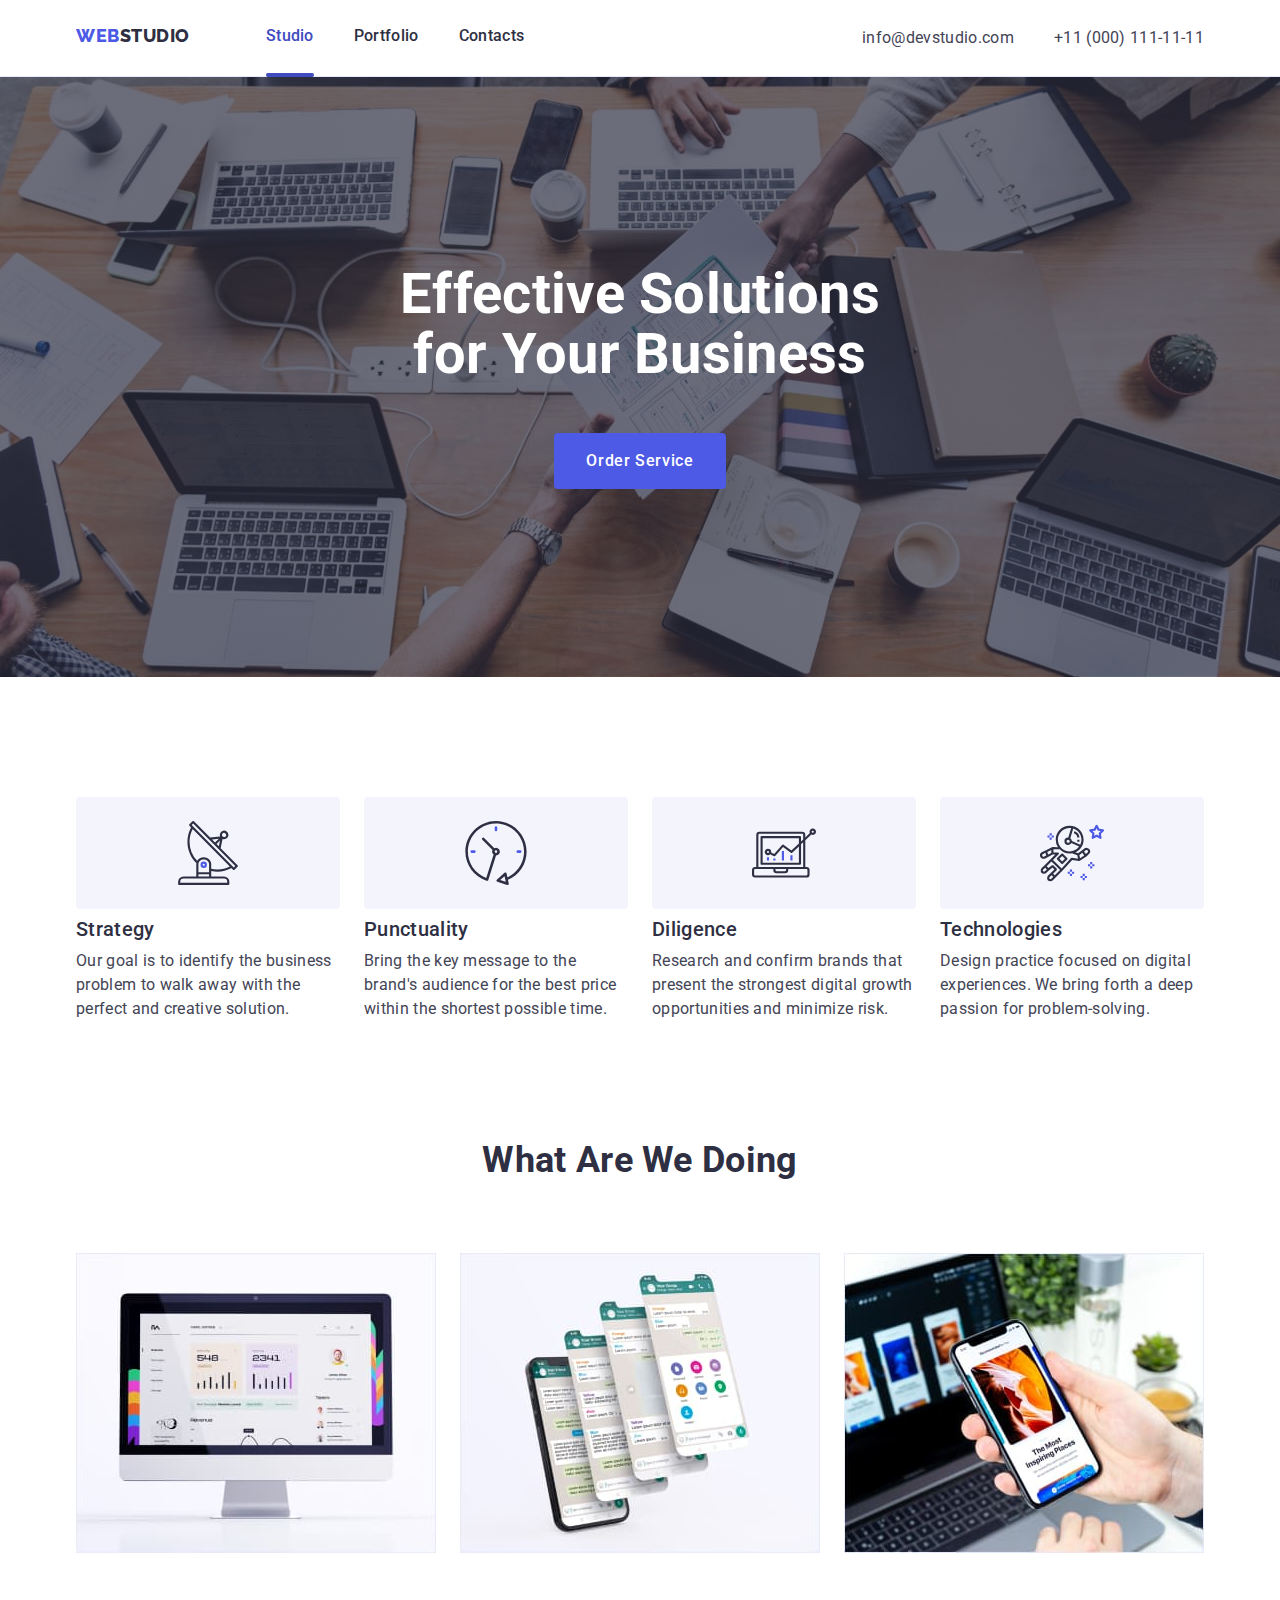
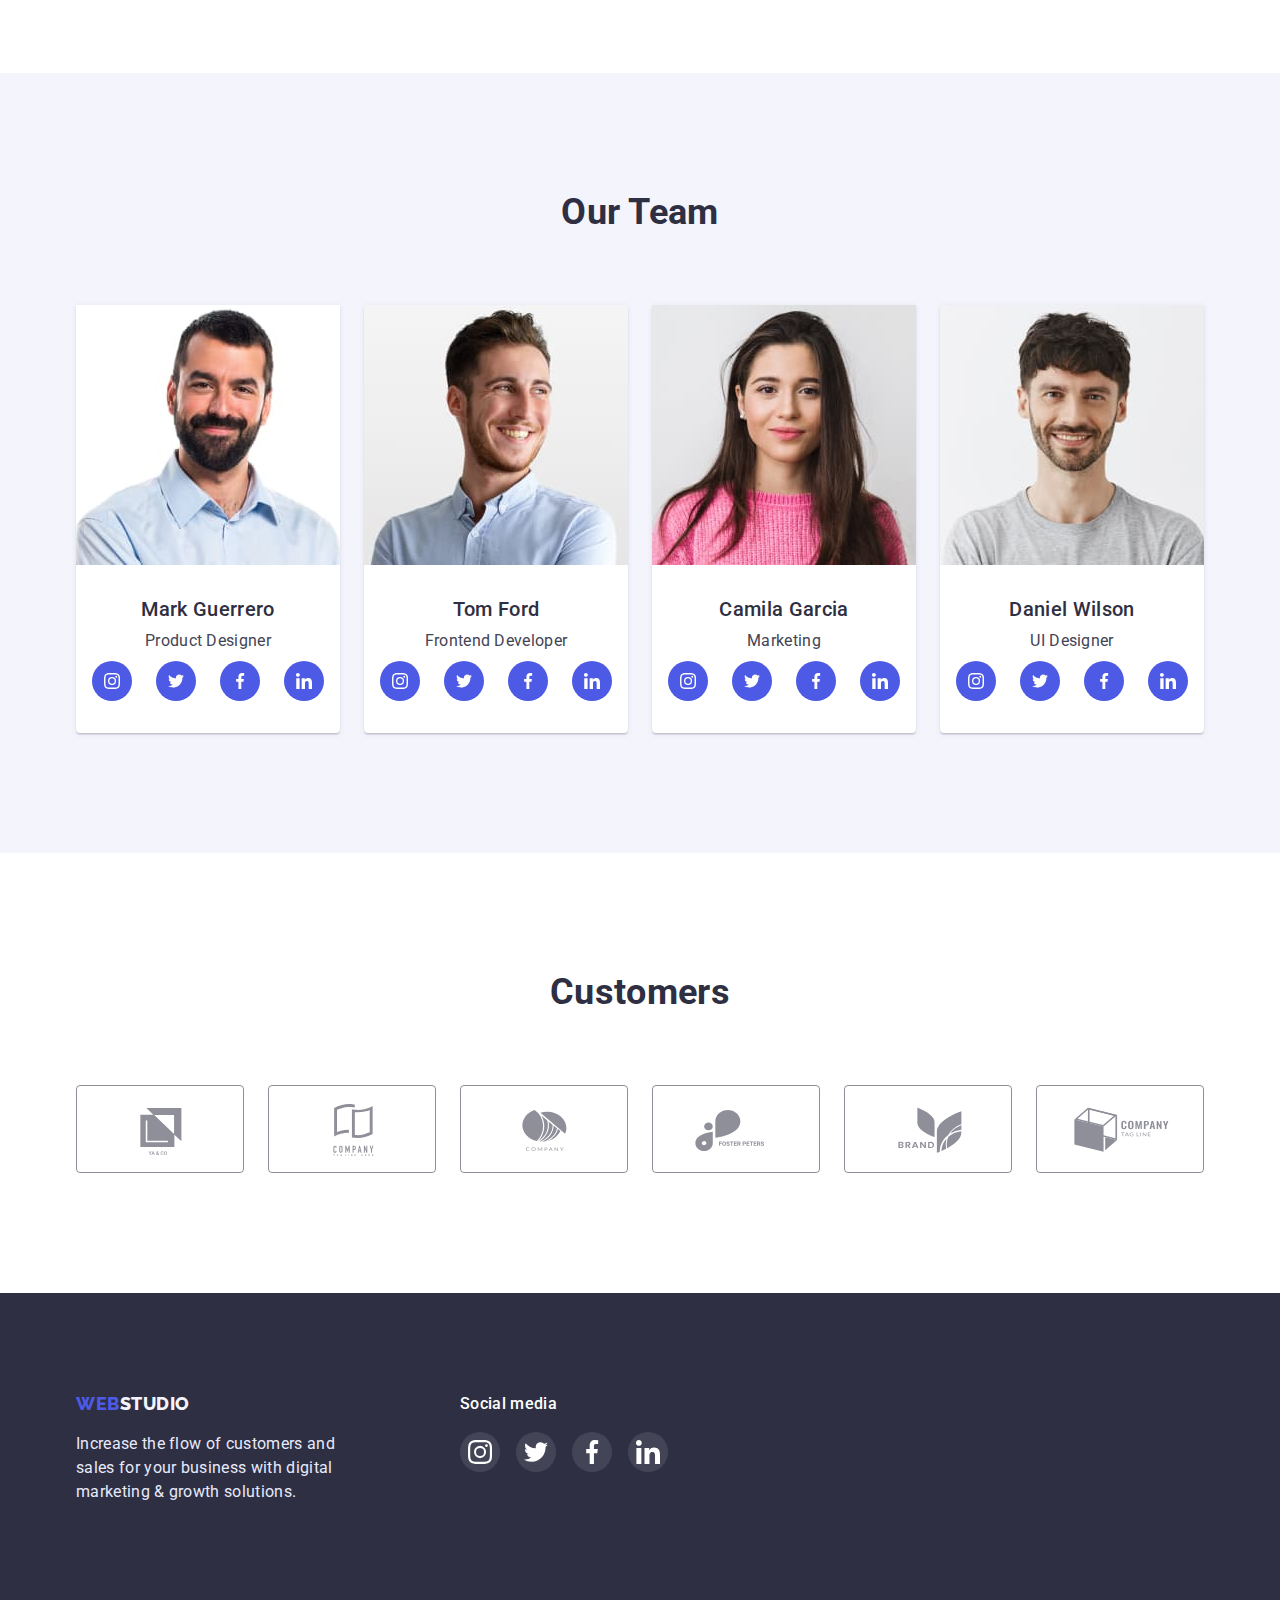
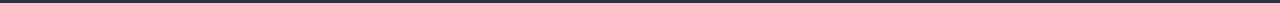
<file: index.html>
<!DOCTYPE html>
<html lang="en">
  <head>
    <meta charset="UTF-8" />
    <meta http-equiv="X-UA-Compatible" content="IE=edge" />
    <meta name="viewport" content="width=device-width, initial-scale=1.0" />
    <title>WebStudio</title>
    <link href="https://fonts.googleapis.com" rel="preconnect" />
    <link href="https://fonts.gstatic.com" rel="preconnect" crossorigin />
    <link
      href="https://fonts.googleapis.com/css2?family=Raleway:wght@800&family=Roboto:wght@400;500;700;900&display=swap"
      rel="stylesheet"
    />
    <link
      href="https://cdn.jsdelivr.net/npm/modern-normalize@1.1.0/modern-normalize.min.css"
      rel="stylesheet"
    />
    <link href="./css/styles.css" rel="stylesheet" />
  </head>
  <body>
    <header class="header">
      <div class="header-conteiter conteiter">
        <a class="logo head" href="./index.html">
          WEB<span class="logo-dark">STUDIO</span>
        </a>
        <nav class="header-nav">
          <ul class="site-nav">
            <li class="site-nav-links">
              <a class="site-nav-link current" href="./index.html">Studio</a>
            </li>
            <li class="site-nav-links">
              <a class="site-nav-link" href="./portfolio.html">Portfolio</a>
            </li>
            <li class="site-nav-links">
              <a class="site-nav-link" href="">Contacts</a>
            </li>
          </ul>
        </nav>
        <address>
          <ul class="contacts">
            <li>
              <a class="contact-link" href="mailto:info@devstudio.com"
                >info@devstudio.com</a
              >
            </li>
            <li>
              <a class="contact-link" href="tel:+11000)1111111"
                >+11 (000) 111-11-11</a
              >
            </li>
          </ul>
        </address>
      </div>
    </header>
    <main>
      <section class="hero">
        <div class="conteiter">
          <h1 class="hero-title">Effective Solutions for Your Business</h1>
          <button class="button-hero" data-modal-open type="button">
            Order Service
          </button>
        </div>
      </section>
      <section class="feature section">
        <div class="conteiter">
          <h2 class="visually-hidden">our advantages</h2>
          <ul class="features-list">
            <li class="feature-item">
              <div class="features-icons">
                <svg class="icon-feature" width="64" height="64">
                  <use href="./images/icons.svg#antenna"></use>
                </svg>
              </div>
              <h3 class="feature-title">Strategy</h3>
              <p class="feature-text">
                Our goal is to identify the business problem to walk away with
                the perfect and creative solution.
              </p>
            </li>
            <li class="feature-item">
              <div class="features-icons">
                <svg class="icon-feature" width="64" height="64">
                  <use href="./images/icons.svg#clock"></use>
                </svg>
              </div>
              <h3 class="feature-title">Punctuality</h3>
              <p class="feature-text">
                Bring the key message to the brand's audience for the best price
                within the shortest possible time.
              </p>
            </li>
            <li class="feature-item">
              <div class="features-icons">
                <svg class="icon-feature" width="64" height="64">
                  <use href="./images/icons.svg#diagram "></use>
                </svg>
              </div>
              <h3 class="feature-title">Diligence</h3>
              <p class="feature-text">
                Research and confirm brands that present the strongest digital
                growth opportunities and minimize risk.
              </p>
            </li>
            <li class="feature-item">
              <div class="features-icons">
                <svg class="icon-feature" width="64" height="64">
                  <use href="./images/icons.svg#astronaut "></use>
                </svg>
              </div>
              <h3 class="feature-title">Technologies</h3>
              <p class="feature-text">
                Design practice focused on digital experiences. We bring forth a
                deep passion for problem-solving.
              </p>
            </li>
          </ul>
        </div>
      </section>
      <section class="work section">
        <div class="conteiter">
          <h2 class="work-title">What are we doing</h2>
          <ul class="work-list">
            <li>
              <img class="work-img"
                src="./images/example1.jpg"
                alt="examples of work"
                width="360"
                height="300"
              />
            </li>
            <li>
              <img class="work-img"
                src="./images/example2.jpg"
                alt="examples of work"
                width="360"
                height="300"
              />
            </li>
            <li>
              <img class="work-img"
                src="./images/example3.jpg"
                alt="examples of work"
                width="360"
                height="300"
              />
            </li>
          </ul>
        </div>
      </section>
      <section class="team section">
        <div class="conteiter">
          <h2 class="team-title">Our Team</h2>
          <ul class="team-list">
            <li class="team-member">
              <img
                src="./images/team.jpg"
                alt="foto Mark Guerrero"
                width="264"
                height="260"
              />
              <div class="txt-content">
                <h3 class="team-member-title">Mark Guerrero</h3>
                <p class="team-text">Product Designer</p>
                <ul class="social-icons">
                  <li class="social-item">
                    <a
                      class="social-link"
                      href=""
                      aria-label="instagram"
                      target="_blank"
                      rel="noreferrer noopener"
                    >
                      <svg class="social-icon">
                        <use href="./images/icons.svg#instagram1"></use>
                      </svg>
                    </a>
                  </li>
                  <li class="social-item">
                    <a
                      class="social-link"
                      href=""
                      aria-label="twitter"
                      target="_blank"
                      rel="noreferrer noopener"
                    >
                      <svg class="social-icon">
                        <use href="./images/icons.svg#twitter1"></use>
                      </svg>
                    </a>
                  </li>
                  <li class="social-item">
                    <a
                      class="social-link"
                      href=""
                      aria-label="facebook1"
                      target="_blank"
                      rel="noreferrer noopener"
                    >
                      <svg class="social-icon">
                        <use href="./images/icons.svg#facebook1"></use>
                      </svg>
                    </a>
                  </li>
                  <li class="social-item">
                    <a
                      class="social-link"
                      href=""
                      aria-label="linkedin"
                      target="_blank"
                      rel="noreferrer noopener"
                    >
                      <svg class="social-icon">
                        <use href="./images/icons.svg#linkedin1"></use>
                      </svg>
                    </a>
                  </li>
                </ul>
              </div>
            </li>
            <li class="team-member">
              <img
                src="./images/team1.jpg"
                alt="foto Tom Ford"
                width="264"
                height="260"
              />
              <div class="txt-content">
                <h3 class="team-member-title">Tom Ford</h3>
                <p class="team-text">Frontend Developer</p>
                <ul class="social-icons">
                  <li class="social-item">
                    <a
                      class="social-link"
                      href=""
                      aria-label="instagram"
                      target="_blank"
                      rel="noreferrer noopener"
                    >
                      <svg class="social-icon">
                        <use href="./images/icons.svg#instagram1"></use>
                      </svg>
                    </a>
                  </li>
                  <li class="social-item">
                    <a class="social-link" href="" aria-label="twitter">
                      <svg class="social-icon">
                        <use href="./images/icons.svg#twitter1"></use>
                      </svg>
                    </a>
                  </li>
                  <li class="social-item">
                    <a
                      class="social-link"
                      href=""
                      aria-label="facebook1"
                      target="_blank"
                      rel="noreferrer noopener"
                    >
                      <svg class="social-icon">
                        <use href="./images/icons.svg#facebook1"></use>
                      </svg>
                    </a>
                  </li>
                  <li class="social-item">
                    <a
                      class="social-link"
                      href=""
                      aria-label="linkedin"
                      target="_blank"
                      rel="noreferrer noopener"
                    >
                      <svg class="social-icon">
                        <use href="./images/icons.svg#linkedin1"></use>
                      </svg>
                    </a>
                  </li>
                </ul>
              </div>
            </li>
            <li class="team-member">
              <img
                src="./images/team2.jpg"
                alt="foto Camila Garcia"
                width="264"
                height="260"
              />
              <div class="txt-content">
                <h3 class="team-member-title">Camila Garcia</h3>
                <p class="team-text">Marketing</p>
                <ul class="social-icons">
                  <li class="social-item">
                    <a
                      class="social-link"
                      href=""
                      aria-label="instagram"
                      target="_blank"
                      rel="noreferrer noopener"
                    >
                      <svg class="social-icon">
                        <use href="./images/icons.svg#instagram1"></use>
                      </svg>
                    </a>
                  </li>
                  <li class="social-item">
                    <a
                      class="social-link"
                      href=""
                      aria-label="facebook1"
                      target="_blank"
                      rel="noreferrer noopener"
                    >
                      <svg class="social-icon">
                        <use href="./images/icons.svg#twitter1"></use>
                      </svg>
                    </a>
                  </li>
                  <li class="social-item">
                    <a
                      class="social-link"
                      href=""
                      aria-label="facebook1"
                      target="_blank"
                      rel="noreferrer noopener"
                    >
                      <svg class="social-icon">
                        <use href="./images/icons.svg#facebook1"></use>
                      </svg>
                    </a>
                  </li>
                  <li class="social-item">
                    <a
                      class="social-link"
                      href=""
                      aria-label="linkedin"
                      target="_blank"
                      rel="noreferrer noopener"
                    >
                      <svg class="social-icon">
                        <use href="./images/icons.svg#linkedin1"></use>
                      </svg>
                    </a>
                  </li>
                </ul>
              </div>
            </li>
            <li class="team-member">
              <img
                src="./images/team3.jpg"
                alt="foto Daniel Wilson"
                width="264"
                height="260"
              />
              <div class="txt-content">
                <h3 class="team-member-title">Daniel Wilson</h3>
                <p class="team-text">UI Designer</p>
                <ul class="social-icons">
                  <li class="social-item">
                    <a
                      class="social-link"
                      href=""
                      aria-label="instagram"
                      target="_blank"
                      rel="noreferrer noopener"
                    >
                      <svg class="social-icon">
                        <use href="./images/icons.svg#instagram1"></use>
                      </svg>
                    </a>
                  </li>
                  <li class="social-item">
                    <a
                      class="social-link"
                      href=""
                      aria-label="facebook1"
                      target="_blank"
                      rel="noreferrer noopener"
                    >
                      <svg class="social-icon">
                        <use href="./images/icons.svg#twitter1"></use>
                      </svg>
                    </a>
                  </li>
                  <li class="social-item">
                    <a
                      class="social-link"
                      href=""
                      aria-label="facebook1"
                      target="_blank"
                      rel="noreferrer noopener"
                    >
                      <svg class="social-icon">
                        <use href="./images/icons.svg#facebook1"></use>
                      </svg>
                    </a>
                  </li>
                  <li class="social-item">
                    <a
                      class="social-link"
                      href=""
                      aria-label="linkedin"
                      target="_blank"
                      rel="noreferrer noopener"
                    >
                      <svg class="social-icon">
                        <use href="./images/icons.svg#linkedin1"></use>
                      </svg>
                    </a>
                  </li>
                </ul>
              </div>
            </li>
          </ul>
        </div>
      </section>
      <section class="customers section">
        <div class="conteiter">
          <h2 class="customers-title">Customers</h2>
          <ul class="customers-list">
            <li class="customer">
              <a class="customer-link" href="">
                <svg class="customer-logo">
                  <use href="./images/icons.svg#logo"></use>
                </svg>
              </a>
            </li>
            <li class="customer">
              <a class="customer-link" href="">
                <svg class="customer-logo">
                  <use href="./images/icons.svg#logo1"></use>
                </svg>
              </a>
            </li>
            <li class="customer">
              <a class="customer-link" href="">
                <svg class="customer-logo">
                  <use href="./images/icons.svg#logo2"></use>
                </svg>
              </a>
            </li>
            <li class="customer">
              <a class="customer-link" href="">
                <svg class="customer-logo">
                  <use href="./images/icons.svg#logo3"></use>
                </svg>
              </a>
            </li>
            <li class="customer">
              <a class="customer-link" href="">
                <svg class="customer-logo">
                  <use href="./images/icons.svg#logo4"></use>
                </svg>
              </a>
            </li>
            <li class="customer">
              <a class="customer-link" href="">
                <svg class="customer-logo">
                  <use href="./images/icons.svg#logo5"></use>
                </svg>
              </a>
            </li>
          </ul>
        </div>
      </section>
    </main>
    <footer class="footer">
      <div class="conteiter">
        <div>
          <a class="logo foot" href="./index.html">
            WEB<span class="logo-light">STUDIO</span>
          </a>
          <p class="footer-text">
            Increase the flow of customers and sales for your business with
            digital marketing & growth solutions.
          </p>
        </div>
        <div class="social-invite">
          <h3 class="social-txt">Social media</h3>
          <ul class="social-icons-footer">
            <li class="social-item-footer">
              <a
                class="social-link-footer"
                href=""
                aria-label="instagram"
                target="_blank"
                rel="noreferrer noopener"
              >
                <svg class="social-icon-footer">
                  <use href="./images/icons.svg#instagram1"></use>
                </svg>
              </a>
            </li>
            <li class="social-item-footer">
              <a
                class="social-link-footer"
                href=""
                aria-label="twitter"
                target="_blank"
                rel="noreferrer noopener"
              >
                <svg class="social-icon-footer">
                  <use href="./images/icons.svg#twitter1"></use>
                </svg>
              </a>
            </li>
            <li class="social-item-footer">
              <a
                class="social-link-footer"
                href=""
                aria-label="facebook"
                target="_blank"
                rel="noreferrer noopener"
              >
                <svg class="social-icon-footer">
                  <use href="./images/icons.svg#facebook1"></use>
                </svg>
              </a>
            </li>
            <li class="social-item-footer">
              <a
                class="social-link-footer"
                href=""
                aria-label="linkedin"
                target="_blank"
                rel="noreferrer noopener"
              >
                <svg class="social-icon-footer">
                  <use href="./images/icons.svg#linkedin1"></use>
                </svg>
              </a>
            </li>
          </ul>
        </div>
      </div>
    </footer>
    <div class="backdrop is-hidden" data-modal>
      <div class="modal">
        <div class="modal-close" data-modal-close>
          <svg class="icon-close">
            <use href="./images/icons.svg#close"></use>
          </svg>
        </div>
      </div>
    </div>
    <script src="./js/modal.js"></script>
  </body>
</html>
</file>
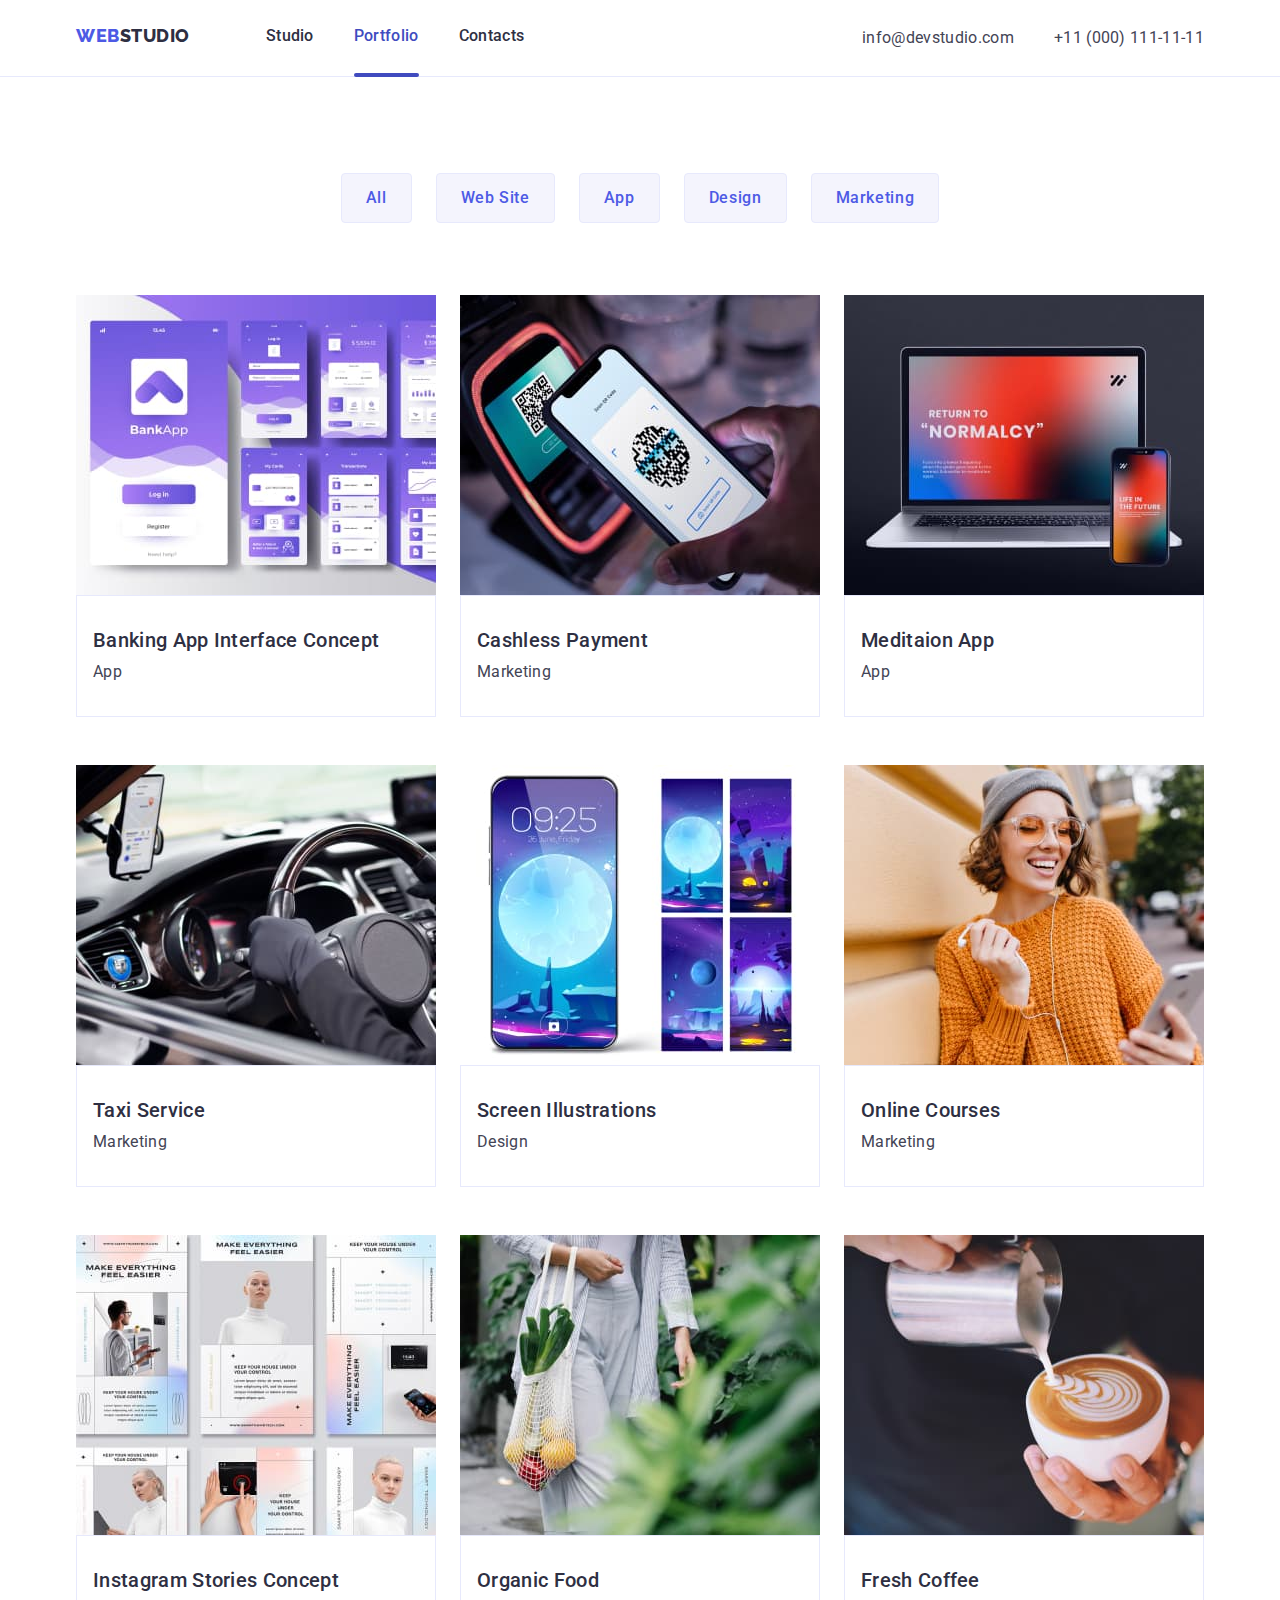
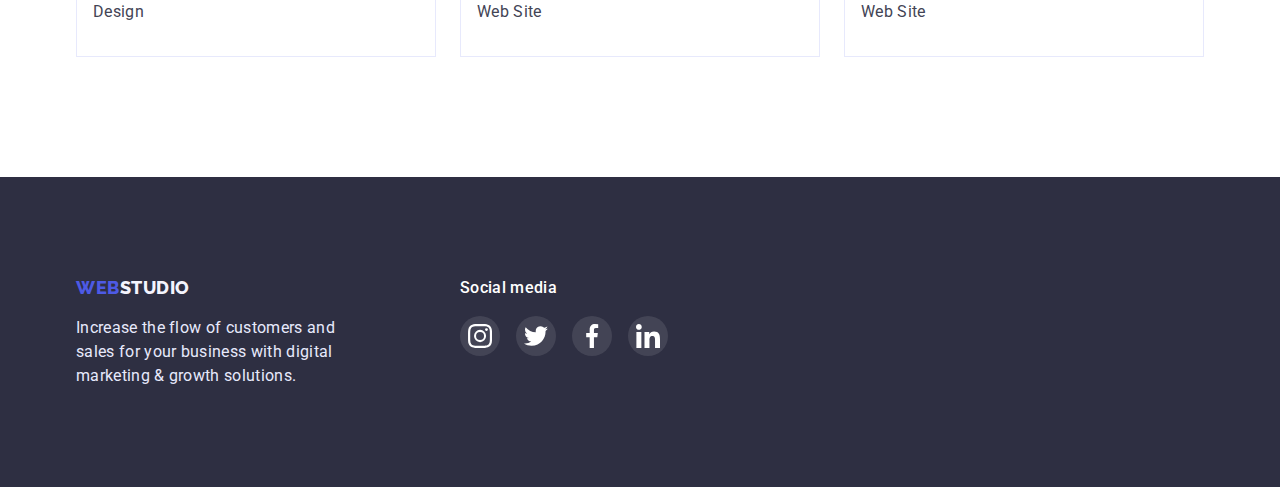
<file: portfolio.html>
<!DOCTYPE html>
<html lang="en">
  <head>
    <meta charset="UTF-8" />
    <meta http-equiv="X-UA-Compatible" content="IE=edge" />
    <meta name="viewport" content="width=device-width, initial-scale=1.0" />
    <title>WebStudio</title>
    <link rel="preconnect" href="https://fonts.googleapis.com" />
    <link rel="preconnect" href="https://fonts.gstatic.com" crossorigin />
    <link
      href="https://fonts.googleapis.com/css2?family=Raleway:wght@800&family=Roboto:wght@400;500;700;900&display=swap"
      rel="stylesheet"
    />
    <link
      rel="stylesheet"
      href="https://cdn.jsdelivr.net/npm/modern-normalize@1.1.0/modern-normalize.min.css"
    />
    <link rel="stylesheet" href="./css/styles.css" />
  </head>
  <body>
    <header class="header">
      <div class="header-conteiter conteiter">
        <a class="logo head" href="./index.html">
          WEB<span class="logo-dark">STUDIO</span>
        </a>
        <nav class="header-nav">
          <ul class="site-nav">
            <li class="site-nav-links">
              <a class="site-nav-link" href="./index.html">Studio</a>
            </li>
            <li class="site-nav-links">
              <a class="site-nav-link current" href="./portfolio.html"
                >Portfolio</a
              >
            </li>
            <li class="site-nav-links">
              <a class="site-nav-link" href>Contacts</a>
            </li>
          </ul>
        </nav>
        <address>
          <ul class="contacts">
            <li>
              <a class="contact-link" href="mailto:info@devstudio.com"
                >info@devstudio.com</a
              >
            </li>
            <li>
              <a class="contact-link" href="tel:+11000)1111111"
                >+11 (000) 111-11-11</a
              >
            </li>
          </ul>
        </address>
      </div>
    </header>
    <main>
      <section class="project">
        <div class="conteiter">
          <h1 class="visually-hidden">row works</h1>
          <ul class="filters">
            <li><button class="filter-btn" type="button">All</button></li>
            <li><button class="filter-btn" type="button">Web Site</button></li>
            <li><button class="filter-btn" type="button">App</button></li>
            <li><button class="filter-btn" type="button">Design</button></li>
            <li><button class="filter-btn" type="button">Marketing</button></li>
          </ul>
          <ul class="project-list">
            <li class="project-item">
              <a href="" class="project-card">
                <div class="overlay">
                  <img
                    class="project-img"
                    src="./images/img.jpg"
                    alt="Bank Apps"
                    width="360"
                    height="300"
                  />
                  <div class="overlay-box">
                    <p class="overlay-txt">
                      14 Stylish and User-Friendly App Design Concepts · Task
                      Manager App · Calorie Tracker App · Exotic Fruit Ecommerce
                      App · Cloud Storage App
                    </p>
                  </div>
                </div>
                <div class="card-txt">
                  <h2 class="project-title">Banking App Interface Concept</h2>
                  <p class="project-text">App</p>
                </div>
              </a>
            </li>
            <li class="project-item">
              <a href="" class="project-card">
                <div class="overlay">
                  <img
                    class="project-img"
                    src="./images/img1.jpg"
                    alt="payment by phone"
                    width="360"
                    height="300"
                  />
                  <div class="overlay-box">
                    <p class="overlay-txt">
                      14 Stylish and User-Friendly App Design Concepts · Task
                      Manager App · Calorie Tracker App · Exotic Fruit Ecommerce
                      App · Cloud Storage App
                    </p>
                  </div>
                </div>
                <div class="card-txt">
                  <h2 class="project-title">Cashless Payment</h2>
                  <p class="project-text">Marketing</p>
                </div>
              </a>
            </li>
            <li class="project-item">
              <a href="" class="project-card decor">
                <div class="overlay">
                  <img
                    class="project-img"
                    src="./images/img2.jpg"
                    alt="Meditation"
                    width="360"
                    height="300"
                  />
                  <div class="overlay-box">
                    <p class="overlay-txt">
                      14 Stylish and User-Friendly App Design Concepts · Task
                      Manager App · Calorie Tracker App · Exotic Fruit Ecommerce
                      App · Cloud Storage App
                    </p>
                  </div>
                </div>
                <div class="card-txt">
                  <h2 class="project-title">Meditaion App</h2>
                  <p class="project-text">App</p>
                </div>
              </a>
            </li>
            <li class="project-item">
              <a href="" class="project-card decor">
                <div class="overlay">
                  <img
                    class="project-img"
                    src="./images/img3.jpg"
                    alt="taxi car"
                    width="360"
                    height="300"
                  />
                  <div class="overlay-box">
                    <p class="overlay-txt">
                      14 Stylish and User-Friendly App Design Concepts · Task
                      Manager App · Calorie Tracker App · Exotic Fruit Ecommerce
                      App · Cloud Storage App
                    </p>
                  </div>
                </div>
                <div class="card-txt">
                  <h2 class="project-title">Taxi Service</h2>
                  <p class="project-text">Marketing</p>
                </div>
              </a>
            </li>
            <li class="project-item">
              <a href="" class="project-card decor">
                <div class="overlay">
                  <img
                    class="project-img"
                    src="./images/img4.jpg"
                    alt="phone wallpaper"
                    width="360"
                    height="300"
                  />
                  <div class="overlay-box">
                    <p class="overlay-txt">
                      14 Stylish and User-Friendly App Design Concepts · Task
                      Manager App · Calorie Tracker App · Exotic Fruit Ecommerce
                      App · Cloud Storage App
                    </p>
                  </div>
                </div>
                <div class="card-txt">
                  <h2 class="project-title">Screen Illustrations</h2>
                  <p class="project-text">Design</p>
                </div>
              </a>
            </li>
            <li class="project-item">
              <a href="" class="project-card decor">
                <div class="overlay">
                  <img
                    class="project-img"
                    src="./images/img5.jpg"
                    alt="student"
                    width="360"
                    height="300"
                  />
                  <div class="overlay-box">
                    <p class="overlay-txt">
                      14 Stylish and User-Friendly App Design Concepts · Task
                      Manager App · Calorie Tracker App · Exotic Fruit Ecommerce
                      App · Cloud Storage App
                    </p>
                  </div>
                </div>
                <div class="card-txt">
                  <h2 class="project-title">Online Courses</h2>
                  <p class="project-text">Marketing</p>
                </div>
              </a>
            </li>
            <li class="project-item">
              <a href="" class="project-card decor">
                <div class="overlay">
                  <img
                    class="project-img"
                    src="./images/img6.jpg"
                    alt="Instagram Stories"
                    width="360"
                    height="300"
                  />
                  <div class="overlay-box">
                    <p class="overlay-txt">
                      14 Stylish and User-Friendly App Design Concepts · Task
                      Manager App · Calorie Tracker App · Exotic Fruit Ecommerce
                      App · Cloud Storage App
                    </p>
                  </div>
                </div>
                <div class="card-txt">
                  <h2 class="project-title">Instagram Stories Concept</h2>
                  <p class="project-text">Design</p>
                </div>
              </a>
            </li>
            <li class="project-item">
              <a href="" class="project-card">
                <div class="overlay">
                  <img
                    class="project-img"
                    src="./images/img7.jpg"
                    alt="food bag"
                    width="360"
                    height="300"
                  />
                  <div class="overlay-box">
                    <p class="overlay-txt">
                      14 Stylish and User-Friendly App Design Concepts · Task
                      Manager App · Calorie Tracker App · Exotic Fruit Ecommerce
                      App · Cloud Storage App
                    </p>
                  </div>
                </div>
                <div class="card-txt">
                  <h2 class="project-title">Organic Food</h2>
                  <p class="project-text">Web Site</p>
                </div>
              </a>
            </li>
            <li class="project-item">
              <a href="" class="project-card">
                <div class="overlay">
                  <img
                    class="project-img"
                    src="./images/img8.jpg"
                    alt="a cup of coffee"
                    width="360"
                    height="300"
                  />
                  <div class="overlay-box">
                    <p class="overlay-txt">
                      14 Stylish and User-Friendly App Design Concepts · Task
                      Manager App · Calorie Tracker App · Exotic Fruit Ecommerce
                      App · Cloud Storage App
                    </p>
                  </div>
                </div>
                <div class="card-txt">
                  <h2 class="project-title">Fresh Coffee</h2>
                  <p class="project-text">Web Site</p>
                </div>
              </a>
            </li>
          </ul>
        </div>
      </section>
    </main>
    <footer class="footer">
      <div class="conteiter">
        <div>
          <a class="logo foot" href="./index.html">
            WEB<span class="logo-light">STUDIO</span>
          </a>
          <p class="footer-text">
            Increase the flow of customers and sales for your business with
            digital marketing & growth solutions.
          </p>
        </div>
        <div class="social-invite">
          <h3 class="social-txt">Social media</h3>
          <ul class="social-icons-footer">
            <li class="social-item-footer">
              <a
                class="social-link-footer"
                href=""
                aria-label="instagram"
                target="_blank"
                rel="noreferrer noopener"
              >
                <svg class="social-icon-footer">
                  <use href="./images/icons.svg#instagram1"></use>
                </svg>
              </a>
            </li>
            <li class="social-item-footer">
              <a
                class="social-link-footer"
                href=""
                aria-label="twitter"
                target="_blank"
                rel="noreferrer noopener"
              >
                <svg class="social-icon-footer">
                  <use href="./images/icons.svg#twitter1"></use>
                </svg>
              </a>
            </li>
            <li class="social-item-footer">
              <a
                class="social-link-footer"
                href=""
                aria-label="facebook"
                target="_blank"
                rel="noreferrer noopener"
              >
                <svg class="social-icon-footer">
                  <use href="./images/icons.svg#facebook1"></use>
                </svg>
              </a>
            </li>
            <li class="social-item-footer">
              <a
                class="social-link-footer"
                href=""
                aria-label="linkedin"
                target="_blank"
                rel="noreferrer noopener"
              >
                <svg class="social-icon-footer">
                  <use href="./images/icons.svg#linkedin1"></use>
                </svg>
              </a>
            </li>
          </ul>
        </div>
      </div>
    </footer>
  </body>
</html>
</file>
<file: css/styles.css>
:root {
  --main-text-color: #2e2f42;
  --text-color: #434455;
  --second-text-color: #e7e9fc;
  --accent-color: #4d5ae5;
  --logo-light-color: #f4f4fd;
  --background-color: #ffffff;
  --background-icon-hover: #31d0aa;
  --second-background-color: #2e2f42;
  --light-background-color: #f4f4fd;
  --button-hover-color: #404bbf;
  --border-icon-color: #8e8f99;

  --indent: 24px;
  --items-member: 4;
  --items-portfolio: 3;
}

body {
  background-color: var(--background-color);
  color: var(--text-color);
  font-weight: 400;
  font-style: normal;
  font-size: 16px;
  font-family: "Roboto", sans-serif;
  line-height: 1.5;
  letter-spacing: 0.02em;
}

html {
  box-sizing: border-box;
}

*,
*::before,
*::after {
  box-sizing: border-box;
}

h1,
h2,
h3,
p,
ul {
  margin: 0;
}

ul {
  margin: 0;
  padding: 0;
  list-style: none;
}

a {
  text-decoration: none;
}

.visually-hidden {
  position: absolute;
  overflow: hidden;
  clip: rect(0 0 0 0);
  width: 1px;
  height: 1px;
  margin: -1px;
  padding: 0;
  border: 0;

  white-space: nowrap;
  clip-path: inset(100%);
}

.conteiter {
  max-width: 1158px;
  margin: 0 auto;
  padding: 0 15px;
}

/* header */

.header {
  border-bottom: 1px solid var(--second-text-color);
}

.header-conteiter {
  display: flex;
  align-items: center;
}

.logo {
  color: var(--accent-color);
  font-weight: 800;
  font-style: normal;
  font-size: 18px;
  font-family: "Raleway";
  line-height: 1.33;
  letter-spacing: 0.03em;
  text-transform: uppercase;
}

.logo.head {
  margin-right: 76px;
  padding-top: 24px;
  padding-bottom: 28px;
}

.logo-dark {
  color: var(--main-text-color);
}

.header-nav {
  margin-right: auto;
}

.site-nav {
  display: flex;
  gap: 40px;
}

.site-nav-link {
  position: relative;
  display: block;
  padding-top: 24px;
  padding-bottom: 28px;
  color: var(--main-text-color);
  font-weight: 500;
  transition: color 250ms cubic-bezier(0.4, 0, 0.2, 1);
}

.site-nav-link.current {
  color: var(--button-hover-color);
}

.site-nav-link.current::after {
  content: "";
  position: absolute;
  bottom: -1px;
  display: block;
  width: 100%;
  height: 4px;
  border-radius: 2px;
  background-color: var(--button-hover-color);
}

.site-nav-link:focus,
.site-nav-link:hover {
  color: var(--button-hover-color);
}

.contacts {
  display: flex;
  gap: 40px;
  align-items: center;
}

.contact-link {
  padding-top: 24px;
  padding-bottom: 28px;
  color: var(--text-color);
  font-style: normal;
  transition: color 250ms cubic-bezier(0.4, 0, 0.2, 1);
}

.contact-link:focus,
.contact-link:hover {
  color: var(--accent-color);
}

/* section hero */

.hero {
  max-width: 1440px;
  margin-right: auto;
  margin-left: auto;
  padding-top: 188px;
  padding-bottom: 188px;
  background-image: linear-gradient(
      rgba(46, 47, 66, 0.7),
      rgba(46, 47, 66, 0.7)
    ),
    url(../images/people-office.jpg);
  background-position: center;
  background-size: cover;
  background-repeat: no-repeat;
  text-align: center;
}

.hero-title {
  width: 494px;
  margin-right: auto;
  margin-bottom: 48px;
  margin-left: auto;
  color: var(--background-color);
  font-weight: 700;
  font-size: 56px;
  line-height: 1.07;
}

.button-hero {
  padding: 16px 32px;
  border: 0;
  border-radius: 4px;
  background-color: var(--accent-color);
  color: var(--background-color);
  font-weight: 500;
  font-style: normal;
  font-size: 16px;
  font-family: "Roboto";
  line-height: 1.5;
  letter-spacing: 0.04em;
  cursor: pointer;
  transition: background 250ms cubic-bezier(0.4, 0, 0.2, 1);
}

.button-hero:hover,
.button-hero:focus {
  background: var(--button-hover-color);
}

/* section feature */

.section {
  padding-top: 120px;
  padding-bottom: 120px;
}

.feature {
  padding-bottom: 0;
}

.features-list {
  display: flex;
  gap: 24px;
}

.feature-item {
  display: flex;
  flex-direction: column;
  gap: 8px;
  align-items: flex-start;
  width: 264px;
}

.features-icons {
  display: flex;
  justify-content: center;
  align-items: center;
  width: 264px;
  height: 112px;
  border-radius: 4px;
  background: var(--light-background-color);
}

.feature-title {
  color: var(--main-text-color);
  font-weight: 500;
  font-size: 20px;
  line-height: 1.2;
}

/* section work */

.work-title,
.team-title {
  margin-bottom: 72px;
  color: var(--main-text-color);
  font-weight: 700;
  font-size: 36px;
  line-height: 1.11;
  text-align: center;
  text-transform: capitalize;
}

.work-list {
  display: flex;
  flex-wrap: wrap;
  gap: 24px;
}

img {
  display: block;
  max-width: 100%;
  height: auto;
}

/* section team  */

.team {
  background-color: var(--light-background-color);
}

.team-list {
  display: flex;
  flex-wrap: wrap;
  gap: 24px;
  text-align: center;
}

.team-member {
  flex-basis: calc(
    (100% - (var(--indent) * (var(--items-member) - 1))) / var(--items-member)
  );
  border-top: none;
  border-radius: 0px 0px 4px 4px;
  background-color: var(--background-color);
  box-shadow: 0px 1px 6px rgba(46, 47, 66, 0.08),
    0px 1px 1px rgba(46, 47, 66, 0.16), 0px 2px 1px rgba(46, 47, 66, 0.08);
}

.txt-content {
  padding: 32px 16px;
}

.team-member-title {
  margin-bottom: 8px;
  color: var(--main-text-color);
  font-weight: 500;
  font-size: 20px;
  line-height: 1.2;
}

.team-text {
  margin-bottom: 8px;
}

.social-icons {
  display: flex;
  gap: 24px;
}

.social-item {
  width: 40px;
  height: 40px;
}

.social-icon {
  width: 16px;
  height: 16px;
  fill: var(--background-color);
}

.social-link {
  display: flex;
  justify-content: center;
  align-items: center;
  width: 100%;
  height: 100%;
  border-radius: 50%;
  background-color: var(--accent-color);
  transition: background-color 250ms cubic-bezier(0.4, 0, 0.2, 1);
}

.social-link:hover,
.social-link:focus {
  background-color: var(--button-hover-color);
}

/* Customers */

.customers-title {
  margin-bottom: 72px;
  color: var(--main-text-color);
  font-weight: 700;
  font-size: 36px;
  line-height: 1.11;
  text-align: center;
}

.customers-list {
  display: flex;
  gap: 24px;
}

.customer {
  width: 168px;
  height: 88px;
}

.customer-link {
  display: flex;
  justify-content: center;
  align-items: center;
  width: 100%;
  height: 100%;
  border: 1px solid var(--border-icon-color);
  border-radius: 4px;
  color: var(--border-icon-color);
  transition: color 250ms cubic-bezier(0.4, 0, 0.2, 1),
    border 250ms cubic-bezier(0.4, 0, 0.2, 1);
}

.customer-logo {
  height: 56px;
  fill: currentColor;
  wigth: 104px;
}

.customer-link:hover,
.customer-link:focus {
  border: 1px solid var(--button-hover-color);
  color: var(--button-hover-color);
}

/* footer */

.footer {
  padding-top: 99px;
  padding-bottom: 99px;
  background-color: var(--second-background-color);
}

.footer .conteiter {
  display: flex;
  gap: 120px;
}

.logo.foot {
  display: block;
  margin-bottom: 16px;
}

.logo-light {
  color: var(--logo-light-color);
}

.footer-text {
  width: 264px;
  color: var(--second-text-color);
}

.social-txt {
  margin-bottom: 16px;
  color: var(--background-color);
  font-weight: 500;
  font-size: 16px;
}

.social-icons-footer {
  display: flex;
  gap: 16px;
}

.social-item-footer {
  width: 40px;
  height: 40px;
}

.social-link-footer {
  display: flex;
  justify-content: center;
  align-items: center;
  width: 100%;
  height: 100%;
  border-radius: 50%;
  background: rgba(255, 255, 255, 0.1);
  fill: var(--background-color);
  transition: background-color 250ms cubic-bezier(0.4, 0, 0.2, 1);
}

.social-link-footer:hover,
.contact-link-footer:focus {
  background-color: var(--background-icon-hover);
}

.social-icon-footer {
  width: 24px;
  height: 24px;
  fill: var(--background-color);
}

/* portfolio.html */

/* section project  */

.project {
  padding-top: 96px;
  padding-bottom: 120px;
}

.filters {
  display: flex;
  gap: 24px;
  justify-content: center;
  align-items: flex-start;
  min-width: 586px;
  margin-bottom: 72px;
}

.filter-btn {
  padding: 12px 24px;
  border: 1px solid #e7e9fc;
  border-radius: 4px;
  background-color: var(--light-background-color);
  color: var(--accent-color);
  font-weight: 500;
  font-style: normal;
  font-size: 16px;
  font-family: "Roboto";
  line-height: 1.5;
  letter-spacing: 0.04em;
  transition-timing-function: cubic-bezier(0.4, 0, 0.2, 1);
  transition-duration: 250ms;
  transition-property: color, background-color, box-shadow;
}

.filter-btn:hover,
.filter-btn:focus {
  background-color: var(--button-hover-color);
  color: var(--background-color);
  box-shadow: 0px 3px 1px rgb(0 0 0 / 10%), 0px 2px 1px rgb(0 0 0 / 8%),
    0px 2px 2px rgb(0 0 0 / 12%);
}

.project-list {
  display: flex;
  flex-wrap: wrap;
  gap: calc(var(--indent) * 2) var(--indent);
}

.project-item {
  flex-basis: calc(
    (100% - (var(--indent) * (var(--items-portfolio) - 1))) /
      var(--items-portfolio)
  );
}

.project-card {
  position: relative;
  display: block;
  transition: box-shadow 250ms cubic-bezier(0.4, 0, 0.2, 1);
  /* border: 1px solid #e7e9fc; */
  /* box-shadow: 0px 1px 6px rgba(46, 47, 66, 0.08); */
}

.project-card:hover,
.project-card:focus {
  /* border: 0.5px solid #f4f4fd; */
  box-shadow: 0px 1px 6px rgba(46, 47, 66, 0.08),
    0px 1px 1px rgba(46, 47, 66, 0.16), 0px 2px 1px rgba(46, 47, 66, 0.08);
}

.project-card:hover .overlay-box {
  transform: translatey(0);
}

.overlay {
  position: relative;
  overflow: hidden;
}

.overlay-box {
  position: absolute;
  bottom: 0;
  width: 100%;
  height: 100%;
  background-color: var(--accent-color);
  transition: transform 250ms cubic-bezier(0.4, 0, 0.2, 1);
  transform: translatey(100%);
}

.overlay-txt {
  width: 296px;
  margin: 40px auto auto;
  color: var(--light-background-color);
}

.card-txt {
  padding: 32px 16px;
  border: 1px solid var(--second-text-color);
}

.project-title {
  padding-bottom: 8px;
  color: var(--main-text-color);
  font-weight: 500;
  font-size: 20px;
  line-height: 1.2;
}

.project-text {
  color: var(--text-color);
}

/* modal */

.backdrop {
  position: fixed;
  top: 0;
  left: 0;
  width: 100%;
  height: 100%;
  background: rgba(46, 47, 66, 0.4);
  transition: visibility 250ms cubic-bezier(0.4, 0, 0.2, 1),
    opacity 250ms cubic-bezier(0.4, 0, 0.2, 1);
}

.backdrop.is-hidden {
  opacity: 0;
  visibility: hidden;
  pointer-events: none;
}

.modal {
  position: absolute;
  top: 50%;
  left: 50%;
  width: 408px;
  height: 576px;
  border-radius: 4px;
  background-color: #fcfcfc;
  box-shadow: 0px 1px 1px rgba(0, 0, 0, 0.14), 0px 1px 3px rgba(0, 0, 0, 0.12),
    0px 2px 1px rgba(0, 0, 0, 0.2);
  transition: transform 250ms cubic-bezier(0.4, 0, 0.2, 1);
  transform: translate(-50%, -50%) scale(1);
}

.backdrop.is-hidden .modal {
  transform: translate(-50%, -50%) scale(0.1);
}

.modal-close {
  position: absolute;
  top: 24px;
  right: 24px;
  display: flex;
  justify-content: center;
  align-items: center;
  width: 24px;
  height: 24px;
  border: 1px solid rgba(0, 0, 0, 0.1);
  border-radius: 50%;
  background-color: var(--second-text-color);
  cursor: pointer;
  transition-timing-function: cubic-bezier(0.4, 0, 0.2, 1);
  transition-duration: 250ms;
  transition-property: background-color, fill;
}

.modal-close:hover,
.modal-close:focus {
  background-color: var(--button-hover-color);
  fill: var(--background-color);
}

.icon-close {
  width: 8px;
  height: 8px;
}
</file>
